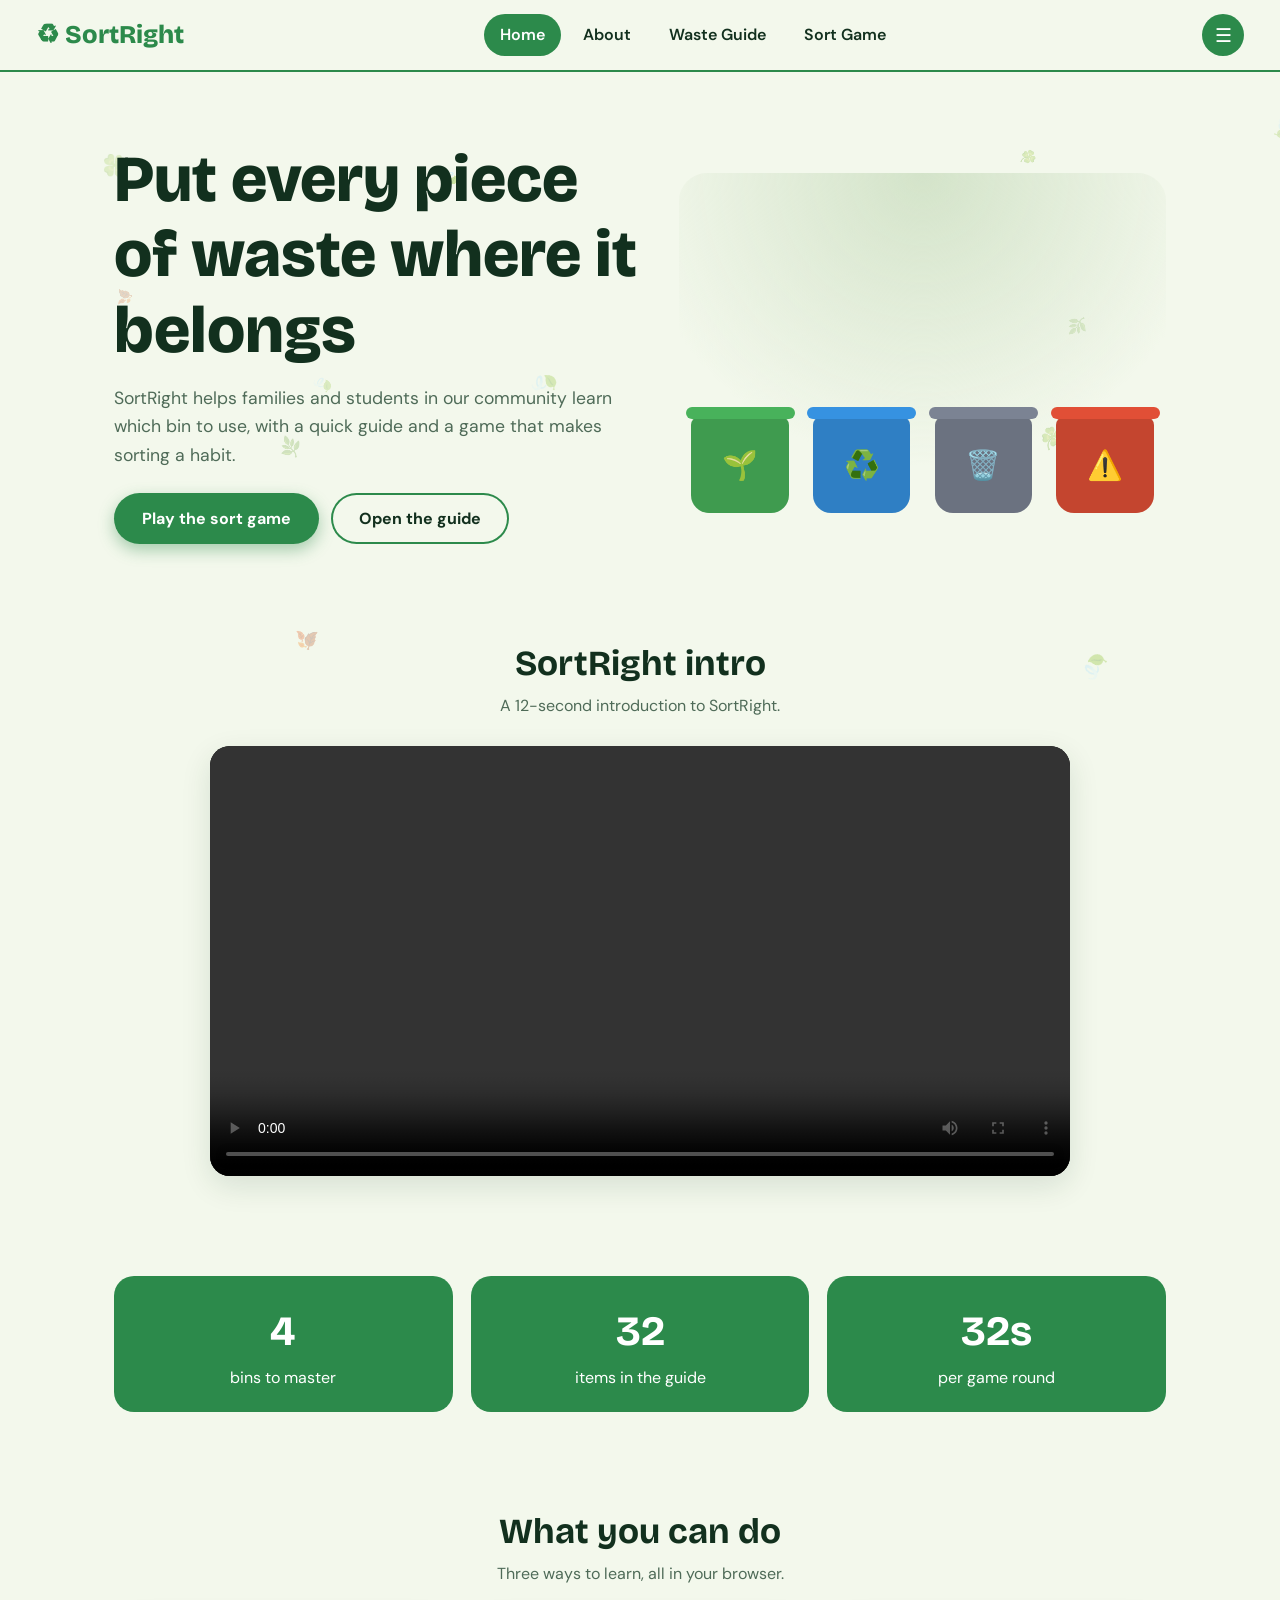
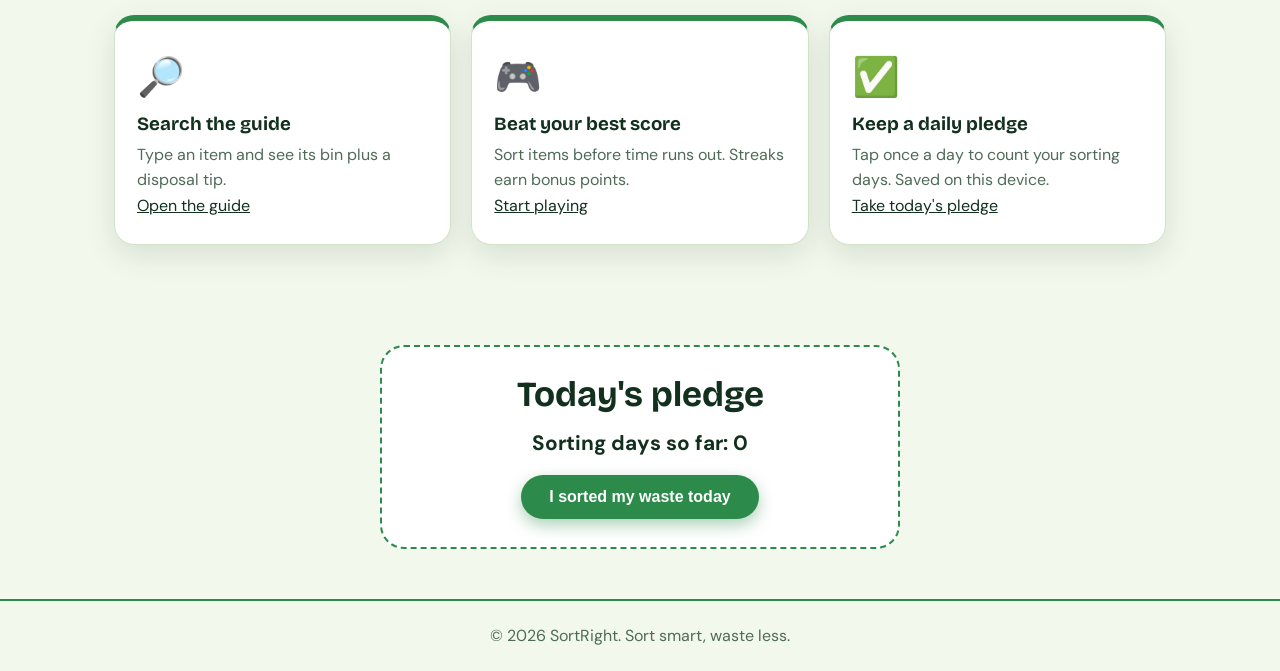
<file: index.html>
<!DOCTYPE html>
<html lang="en">
<head>
  <meta charset="UTF-8">
  <meta name="viewport" content="width=device-width, initial-scale=1.0">
  <title>Home | SortRight</title>
  <link rel="preconnect" href="https://fonts.googleapis.com">
  <link href="https://fonts.googleapis.com/css2?family=Bricolage+Grotesque:wght@600;800&family=DM+Sans:wght@400;600;700&display=swap" rel="stylesheet">
  <link rel="stylesheet" href="css/style.css">
</head>
<body>

  <!-- ===== HEADER + NAVBAR ===== -->
  <header id="main-header">
    <a class="logo" href="index.html"><span>♻</span> SortRight</a>
    <ul id="navbar">
      <li><a href="index.html" class="active">Home</a></li>
      <li><a href="about.html">About</a></li>
      <li><a href="guide.html">Waste Guide</a></li>
      <li><a href="play.html">Sort Game</a></li>
    </ul>
    <button id="menu-btn" aria-label="Open menu">☰</button>
  </header>

  <main>
    <!-- ===== HERO ===== -->
    <section id="hero">
      <div>
        <h1>Put every piece of waste where it belongs</h1>
        <p>SortRight helps families and students in our community learn which bin to use, with a quick guide and a game that makes sorting a habit.</p>
        <a class="btn" href="play.html">Play the sort game</a>
        <a class="btn alt" href="guide.html">Open the guide</a>
      </div>
      <div id="stage" aria-hidden="true">
        <span class="drop d1">🍌</span><span class="drop d2">🧴</span><span class="drop d3">🔋</span><span class="drop d4">🍟</span>
        <div class="bin b1">🌱</div><div class="bin b2">♻️</div><div class="bin b3">🗑️</div><div class="bin b4">⚠️</div>
      </div>
    </section>

    <!-- ===== PROMO VIDEO ===== -->
    <section class="section promo reveal">
      <h2>SortRight intro</h2>
      <p>A 12-second introduction to SortRight.</p>
      <video controls preload="metadata" playsinline>
        <source src="video/promo.mp4" type="video/mp4">
        Your browser can't play this video.
      </video>
    </section>

    <!-- ===== STATS ===== -->
    <section class="section reveal">
      <div class="stats">
        <div class="stat"><b data-count="4">0</b>bins to master</div>
        <div class="stat"><b data-items data-count="0">0</b>items in the guide</div>
        <div class="stat"><b data-count="60" data-suffix="s">0</b>per game round</div>
      </div>
    </section>

    <!-- ===== FEATURES ===== -->
    <section class="section reveal">
      <h2>What you can do</h2>
      <p>Three ways to learn, all in your browser.</p>
      <div class="card-container">
        <div class="card"><span class="em">🔎</span><h3>Search the guide</h3><p>Type an item and see its bin plus a disposal tip.</p><a href="guide.html">Open the guide</a></div>
        <div class="card"><span class="em">🎮</span><h3>Beat your best score</h3><p>Sort items before time runs out. Streaks earn bonus points.</p><a href="play.html">Start playing</a></div>
        <div class="card"><span class="em">✅</span><h3>Keep a daily pledge</h3><p>Tap once a day to count your sorting days. Saved on this device.</p><a href="#pledge">Take today's pledge</a></div>
      </div>
    </section>

    <!-- ===== DAILY PLEDGE ===== -->
    <section class="section reveal">
      <div id="pledge">
        <h2>Today's pledge</h2>
        <p id="pledge-count"></p>
        <button class="btn" id="pledge-btn">I sorted my waste today</button>
      </div>
    </section>
  </main>

  <!-- ===== FOOTER ===== -->
  <footer id="main-footer">
    <p>&copy; 2026 SortRight. Sort smart, waste less.</p>
  </footer>

  <script src="js/data.js"></script>
  <script src="js/main.js"></script>
  <script src="js/effects.js"></script>
</body>
</html>
</file>
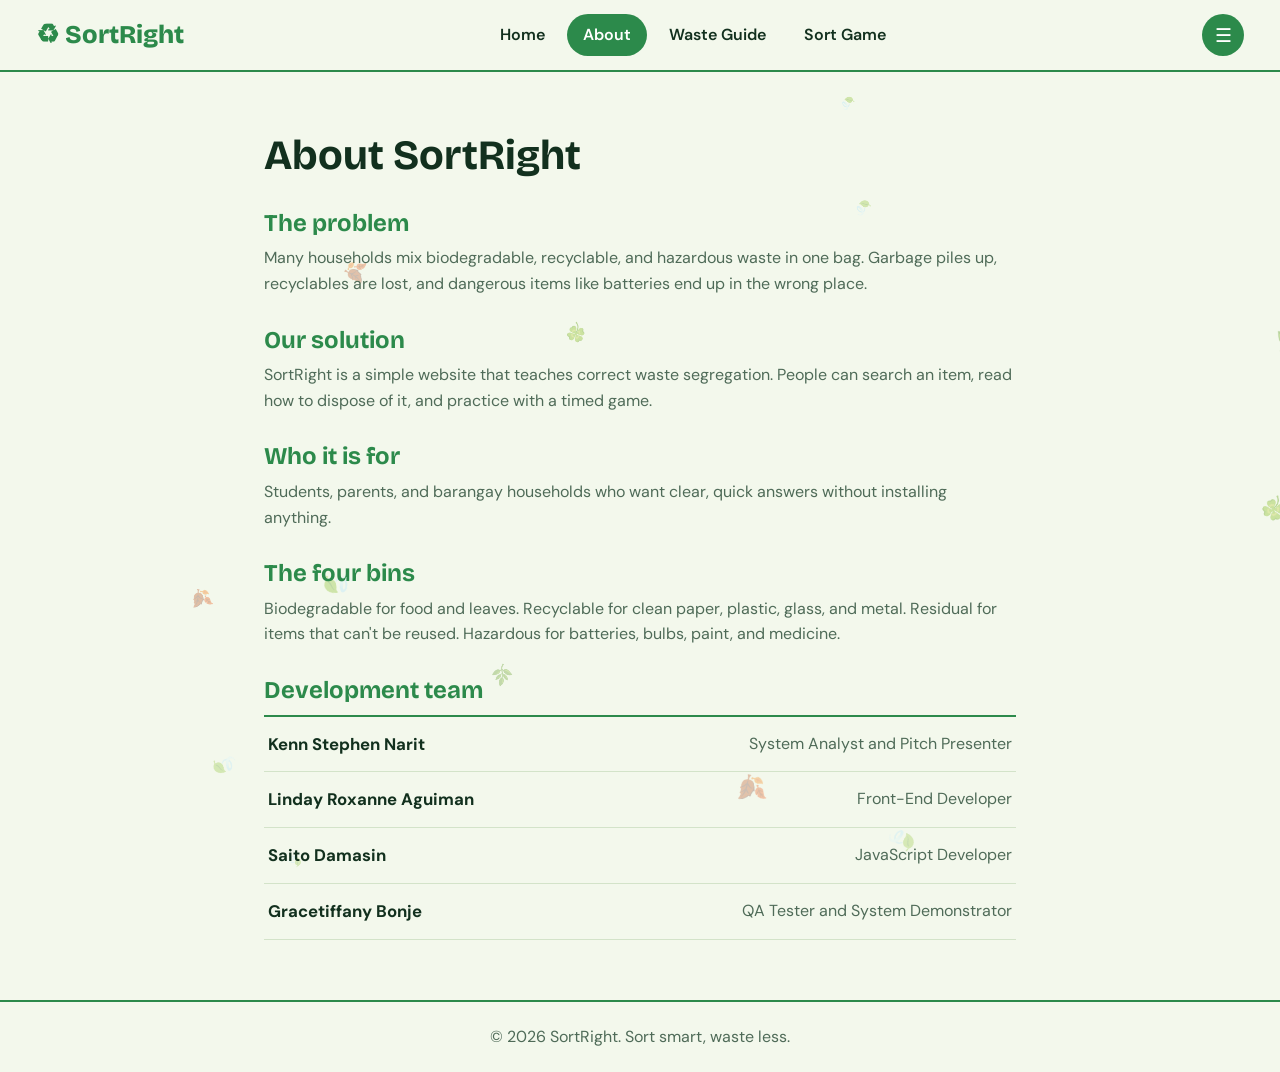
<file: about.html>
<!DOCTYPE html>
<html lang="en">
<head>
  <meta charset="UTF-8">
  <meta name="viewport" content="width=device-width, initial-scale=1.0">
  <title>About | SortRight</title>
  <link rel="preconnect" href="https://fonts.googleapis.com">
  <link href="https://fonts.googleapis.com/css2?family=Bricolage+Grotesque:wght@600;800&family=DM+Sans:wght@400;600;700&display=swap" rel="stylesheet">
  <link rel="stylesheet" href="css/style.css">
</head>
<body>

  <!-- ===== HEADER + NAVBAR ===== -->
  <header id="main-header">
    <a class="logo" href="index.html"><span>♻</span> SortRight</a>
    <ul id="navbar">
      <li><a href="index.html">Home</a></li>
      <li><a href="about.html" class="active">About</a></li>
      <li><a href="guide.html">Waste Guide</a></li>
      <li><a href="play.html">Sort Game</a></li>
    </ul>
    <button id="menu-btn" aria-label="Open menu">☰</button>
  </header>

  <main>
    <section id="about-content">
      <h1>About SortRight</h1>
      <h2>The problem</h2>
      <p>Many households mix biodegradable, recyclable, and hazardous waste in one bag. Garbage piles up, recyclables are lost, and dangerous items like batteries end up in the wrong place.</p>
      <h2>Our solution</h2>
      <p>SortRight is a simple website that teaches correct waste segregation. People can search an item, read how to dispose of it, and practice with a timed game.</p>
      <h2>Who it is for</h2>
      <p>Students, parents, and barangay households who want clear, quick answers without installing anything.</p>
      <h2>The four bins</h2>
      <p>Biodegradable for food and leaves. Recyclable for clean paper, plastic, glass, and metal. Residual for items that can't be reused. Hazardous for batteries, bulbs, paint, and medicine.</p>

      <h2>Development team</h2>
      <ul class="team-list">
        <li><span class="member">Kenn Stephen Narit</span><span class="role">System Analyst and Pitch Presenter</span></li>
        <li><span class="member">Linday Roxanne Aguiman</span><span class="role">Front-End Developer</span></li>
        <li><span class="member">Saito Damasin</span><span class="role">JavaScript Developer</span></li>
        <li><span class="member">Gracetiffany Bonje</span><span class="role">QA Tester and System Demonstrator</span></li>
      </ul>
    </section>
  </main>

  <!-- ===== FOOTER ===== -->
  <footer id="main-footer">
    <p>&copy; 2026 SortRight. Sort smart, waste less.</p>
  </footer>

  <script src="js/data.js"></script>
  <script src="js/main.js"></script>
  <script src="js/effects.js"></script>
</body>
</html>
</file>
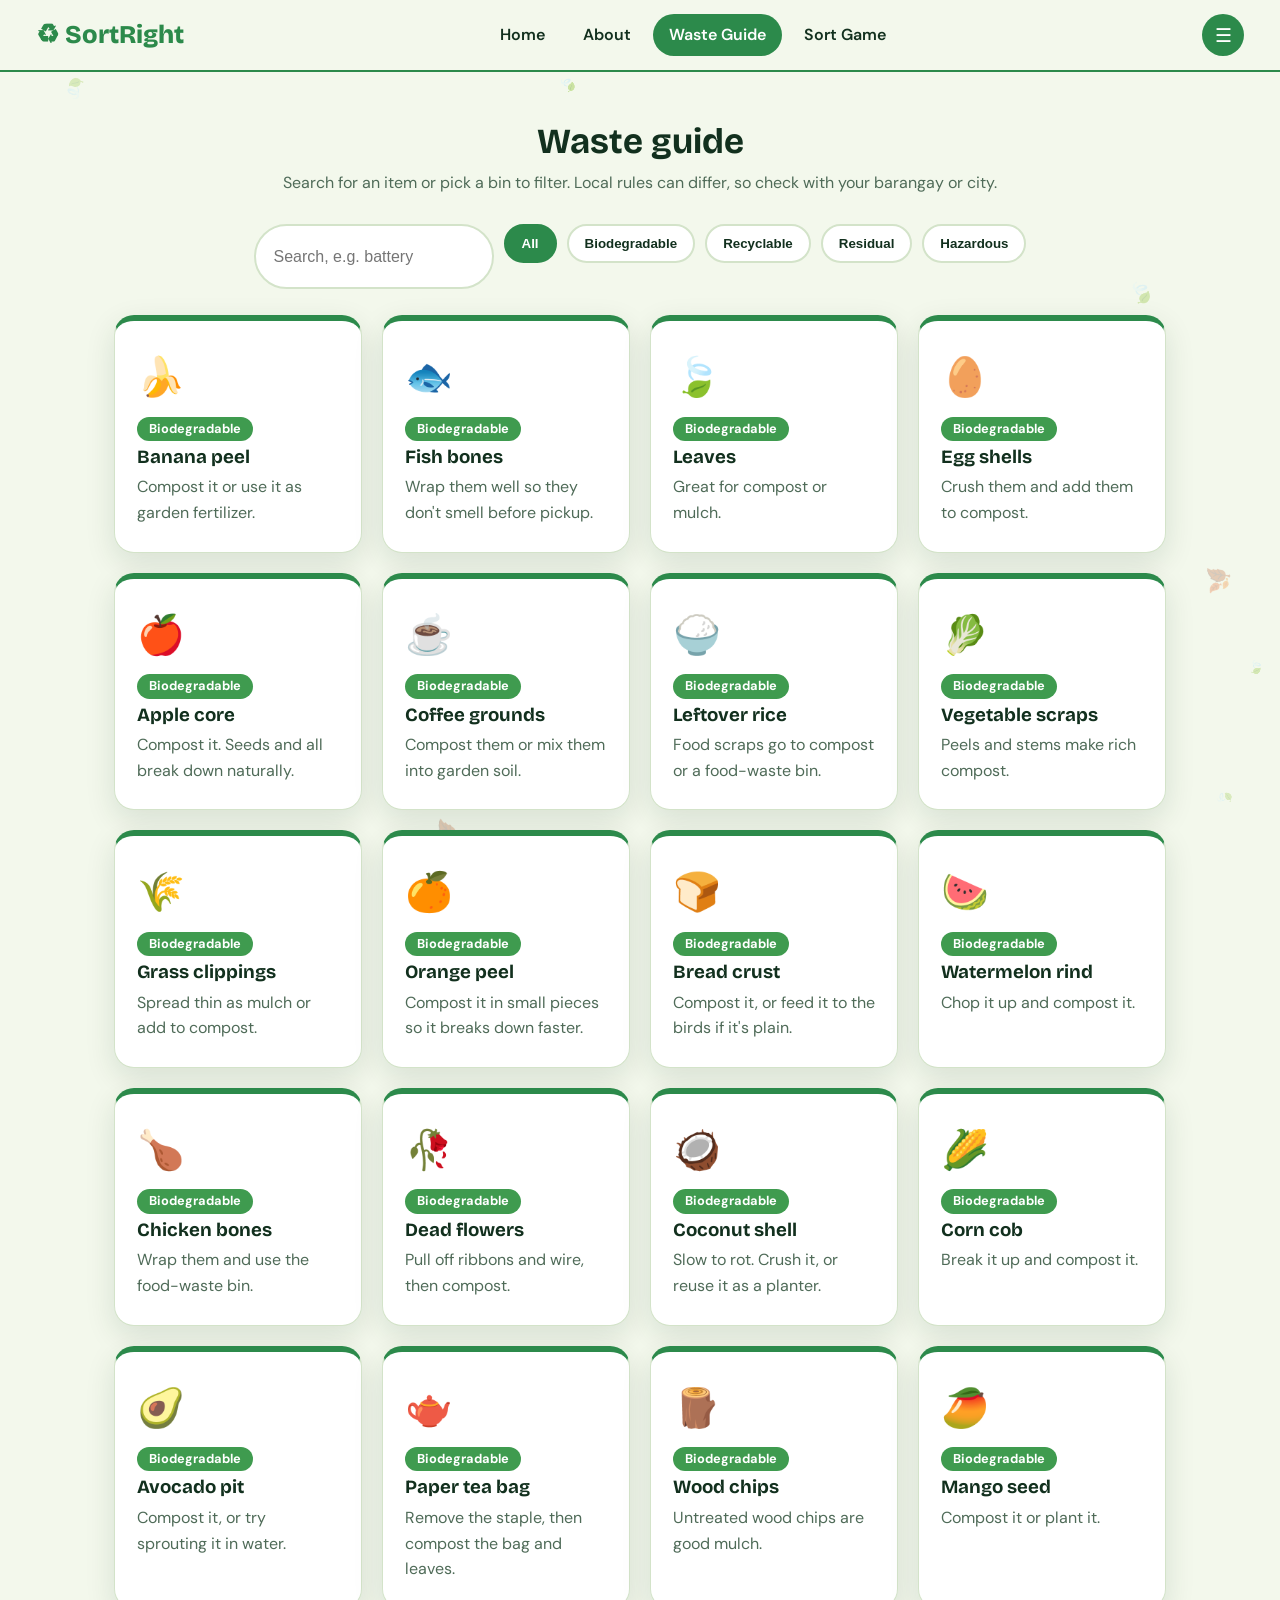
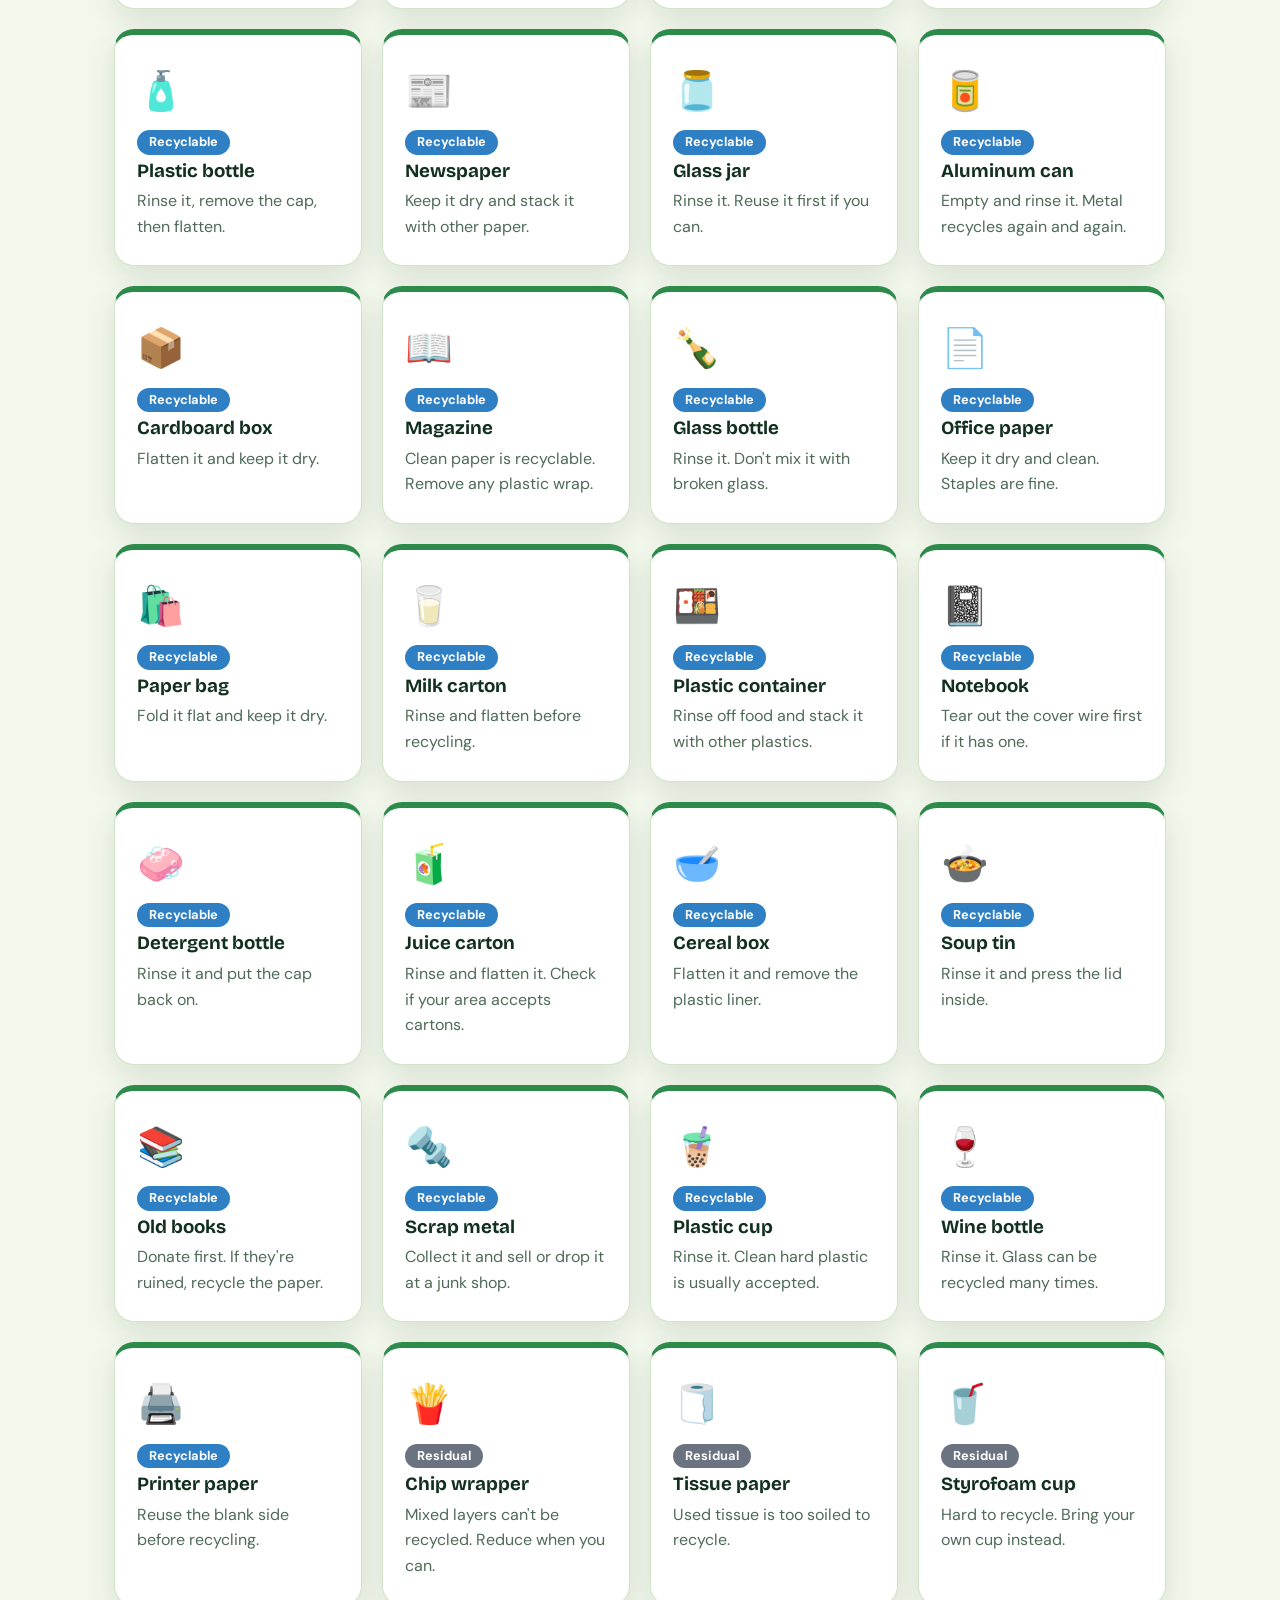
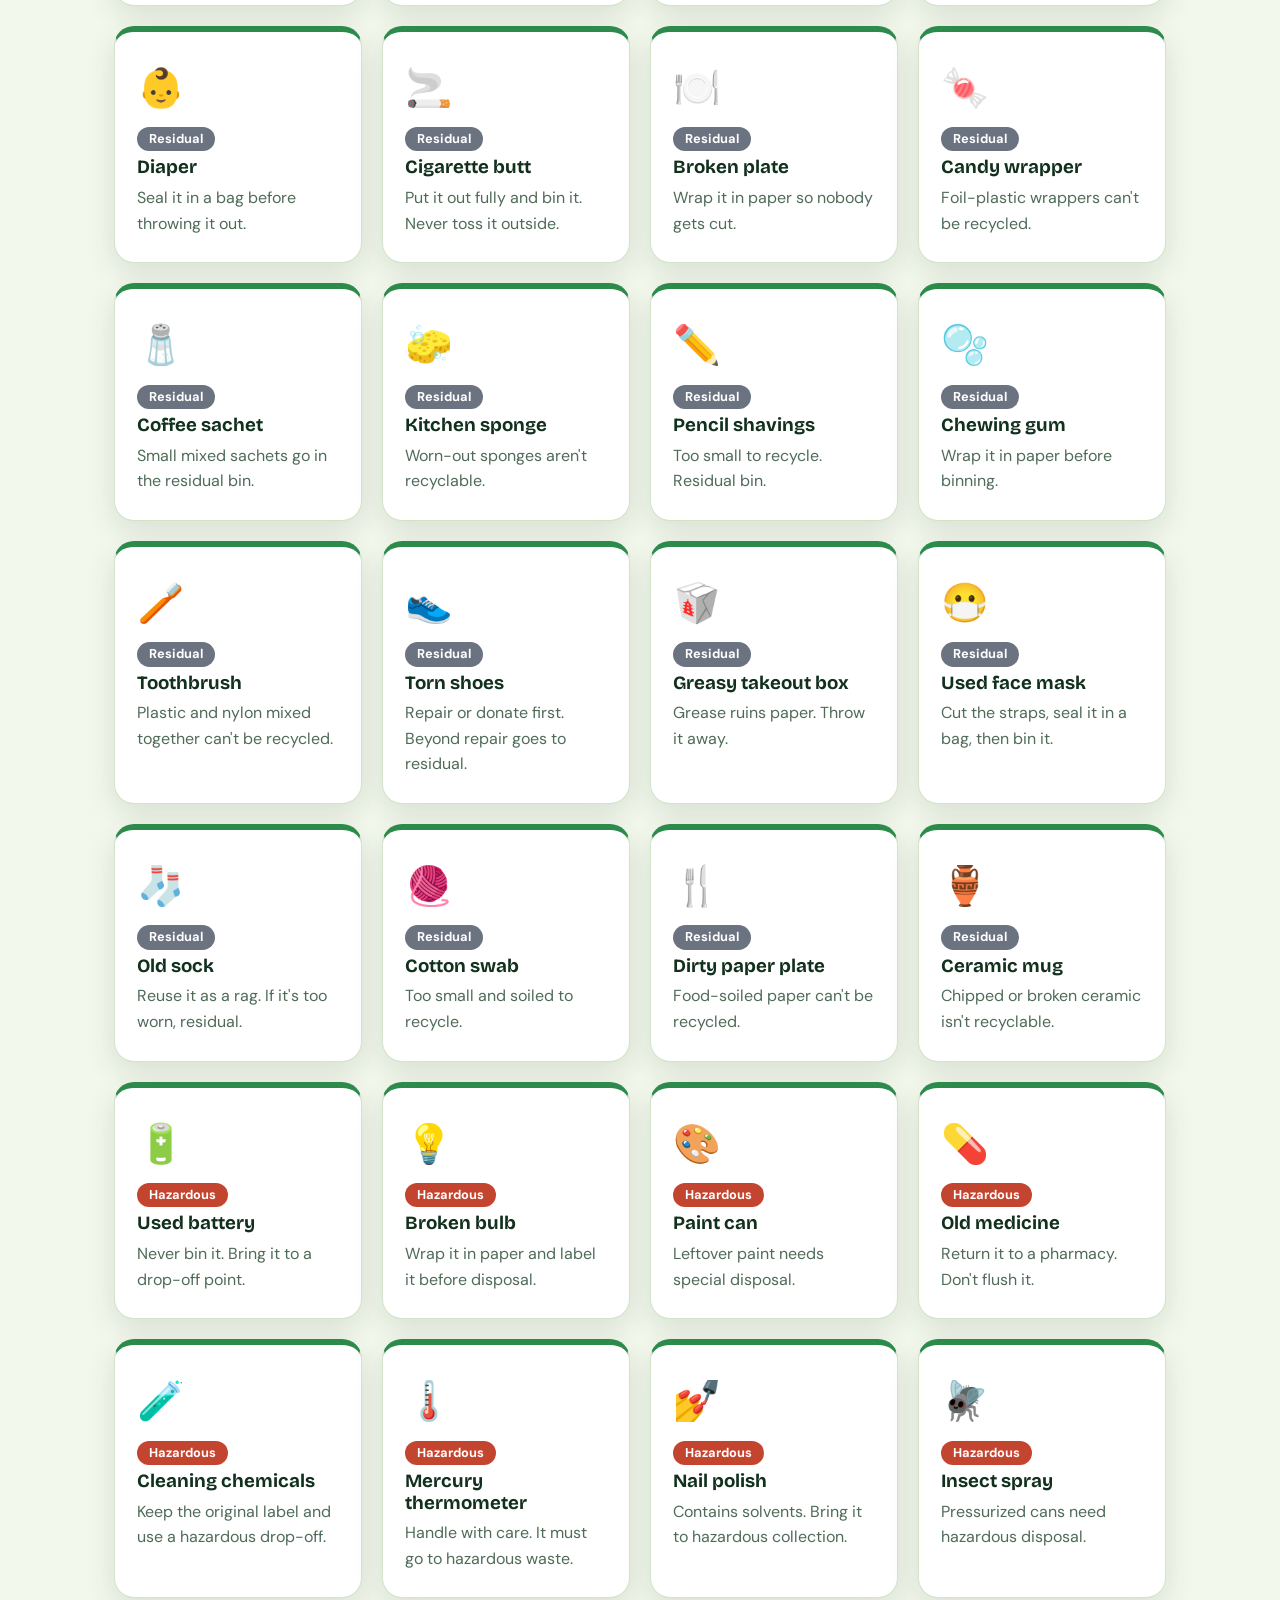
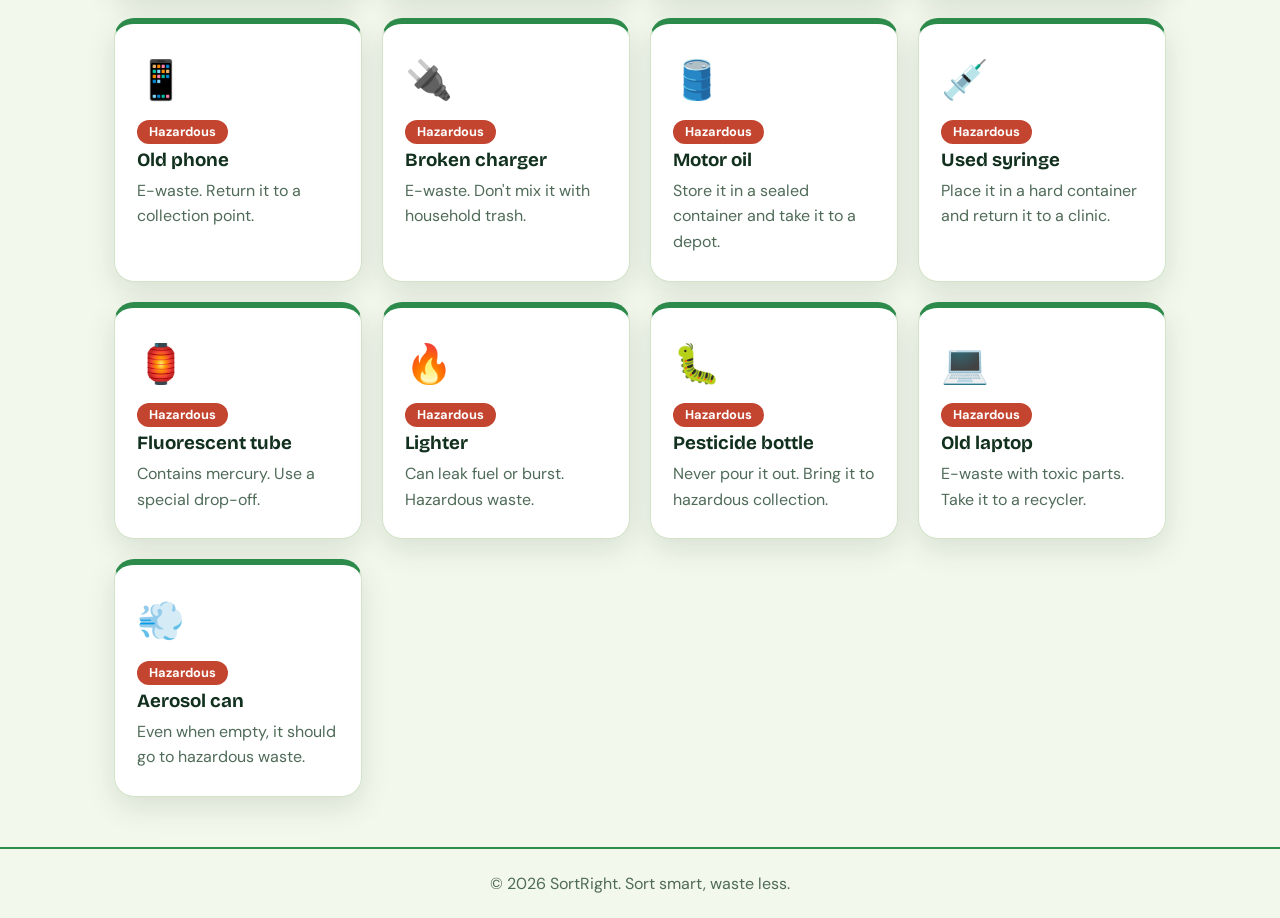
<file: guide.html>
<!DOCTYPE html>
<html lang="en">
<head>
  <meta charset="UTF-8">
  <meta name="viewport" content="width=device-width, initial-scale=1.0">
  <title>Waste Guide | SortRight</title>
  <link rel="preconnect" href="https://fonts.googleapis.com">
  <link href="https://fonts.googleapis.com/css2?family=Bricolage+Grotesque:wght@600;800&family=DM+Sans:wght@400;600;700&display=swap" rel="stylesheet">
  <link rel="stylesheet" href="css/style.css">
</head>
<body>

  <!-- ===== HEADER + NAVBAR ===== -->
  <header id="main-header">
    <a class="logo" href="index.html"><span>♻</span> SortRight</a>
    <ul id="navbar">
      <li><a href="index.html">Home</a></li>
      <li><a href="about.html">About</a></li>
      <li><a href="guide.html" class="active">Waste Guide</a></li>
      <li><a href="play.html">Sort Game</a></li>
    </ul>
    <button id="menu-btn" aria-label="Open menu">☰</button>
  </header>

  <main>
    <section class="section">
      <h2>Waste guide</h2>
      <p>Search for an item or pick a bin to filter. Local rules can differ, so check with your barangay or city.</p>
      <div class="tools">
        <input id="search" type="search" placeholder="Search, e.g. battery" aria-label="Search items">
        <div id="chips" class="tools"></div>
      </div>
      <div id="guide-list"></div>
      <p id="empty">No match yet. Try a shorter word like "can" or "paper".</p>
    </section>
  </main>

  <!-- ===== FOOTER ===== -->
  <footer id="main-footer">
    <p>&copy; 2026 SortRight. Sort smart, waste less.</p>
  </footer>

  <script src="js/data.js"></script>
  <script src="js/main.js"></script>
  <script src="js/effects.js"></script>
  <script src="js/guide.js"></script>
</body>
</html>
</file>
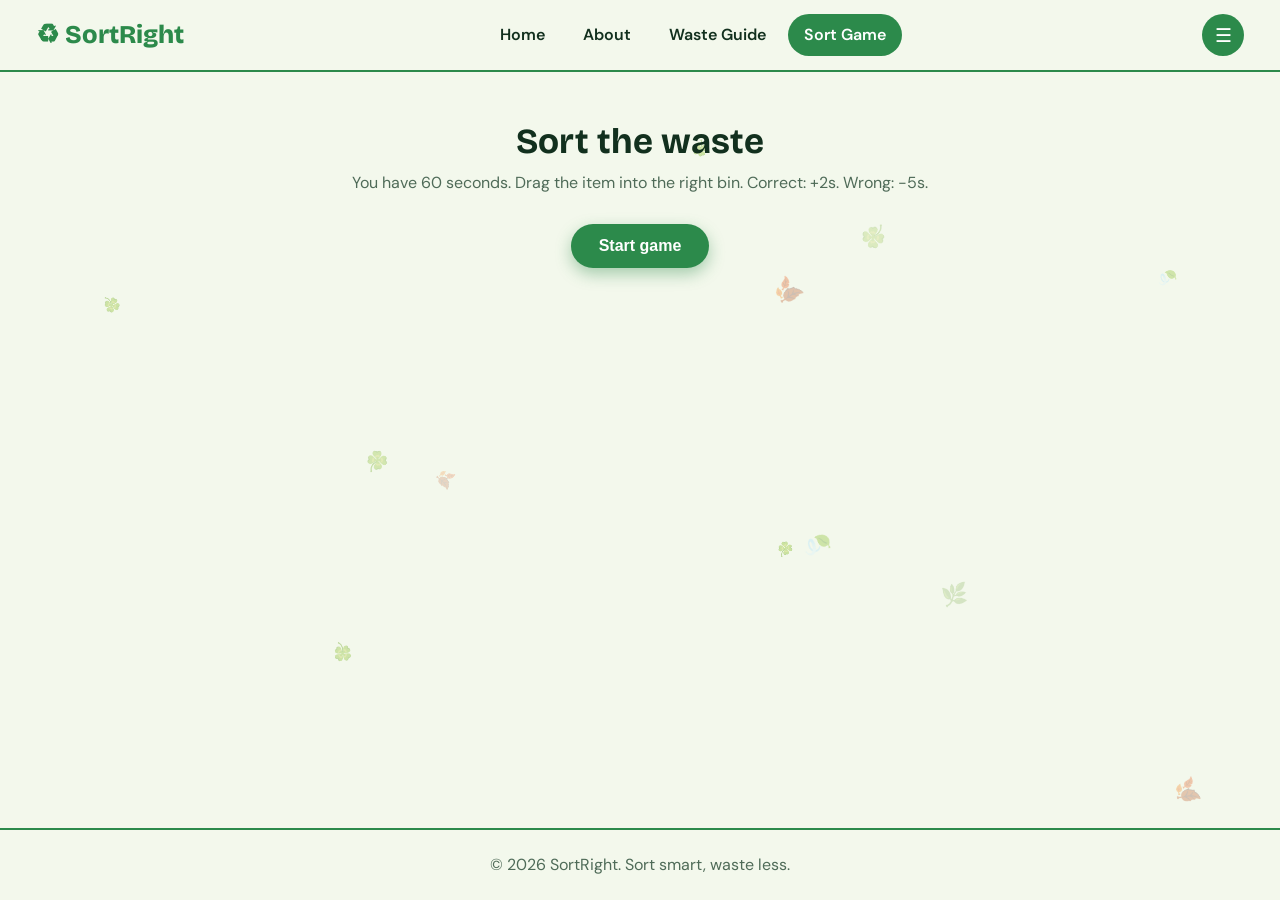
<file: play.html>
<!DOCTYPE html>
<html lang="en">
<head>
  <meta charset="UTF-8">
  <meta name="viewport" content="width=device-width, initial-scale=1.0">
  <title>Sort Game | SortRight</title>
  <link rel="preconnect" href="https://fonts.googleapis.com">
  <link href="https://fonts.googleapis.com/css2?family=Bricolage+Grotesque:wght@600;800&family=DM+Sans:wght@400;600;700&display=swap" rel="stylesheet">
  <link rel="stylesheet" href="css/style.css">
</head>
<body>

  <!-- ===== HEADER + NAVBAR ===== -->
  <header id="main-header">
    <a class="logo" href="index.html"><span>♻</span> SortRight</a>
    <ul id="navbar">
      <li><a href="index.html">Home</a></li>
      <li><a href="about.html">About</a></li>
      <li><a href="guide.html">Waste Guide</a></li>
      <li><a href="play.html" class="active">Sort Game</a></li>
    </ul>
    <button id="menu-btn" aria-label="Open menu">☰</button>
  </header>

  <main>
    <section class="section">
      <h2>Sort the waste</h2>
      <p>You have 60 seconds. Drag the item into the right bin. Correct: +2s. Wrong: -5s.</p>
      <button class="btn" id="start">Start game</button>
      <div id="play-area" style="display:none">
        <div id="hud">
          <div>⏱ <span id="time">60</span>s</div><div>⭐ <span id="score">0</span></div>
          <div>🔥 Streak <span id="streak">0</span></div><div>🏆 Best <span id="best">0</span></div>
        </div>
        <div id="drag" title="Drag me into a bin"><div id="item">❔</div></div>
        <div id="item-name"></div>
        <p id="hint">Drag the item into the correct bin. Tapping the bins does nothing.</p>
        <div id="bins"></div>
        <div id="feedback"></div>
      </div>
      <div id="result"></div>
    </section>
  </main>

  <!-- ===== FOOTER ===== -->
  <footer id="main-footer">
    <p>&copy; 2026 SortRight. Sort smart, waste less.</p>
  </footer>

  <script src="js/data.js"></script>
  <script src="js/main.js"></script>
  <script src="js/effects.js"></script>
  <script src="js/game.js"></script>
</body>
</html>
</file>
<file: css/style.css>
/* ===== 1. THEME COLORS (light + dark) ===== */
:root{--bg:#f3f8ec;--ink:#12301e;--mute:#4f6b58;--card:#fff;--line:#d3e3c9;--leaf:#2c8a4b;--lime:#a6d94c;
--bio:#3f9b4f;--rec:#2f7fc4;--res:#6b7280;--haz:#c4452f;--shadow:0 10px 30px rgba(20,60,30,.12)}
[data-theme=dark]{--bg:#0b1a11;--ink:#e3f2e5;--mute:#93b49b;--card:#13291c;--line:#244232;--shadow:0 10px 30px rgba(0,0,0,.4)}
*{margin:0;padding:0;box-sizing:border-box}
html{scroll-behavior:smooth}
body{font-family:"DM Sans","Segoe UI",Arial,sans-serif;background:var(--bg);color:var(--ink);line-height:1.6;min-height:100vh;display:flex;flex-direction:column;transition:background .4s,color .4s;overflow-x:hidden}
h1,h2,h3,.logo{font-family:"Bricolage Grotesque","Segoe UI",sans-serif;line-height:1.15}
main{flex:1}
a{color:inherit}
:focus-visible{outline:3px solid var(--lime);outline-offset:2px}

/* ===== 2. HEADER + NAVBAR ===== */
#main-header{position:sticky;top:0;z-index:50;display:flex;align-items:center;justify-content:space-between;padding:14px 36px;background:var(--bg);border-bottom:2px solid var(--leaf)}
.logo{font-size:1.6rem;font-weight:800;text-decoration:none;color:var(--leaf)}
.logo span{display:inline-block;animation:spin 8s linear infinite}
#navbar{display:flex;gap:6px;list-style:none}
#navbar a{display:block;padding:8px 16px;text-decoration:none;border-radius:999px;font-weight:600;transition:.25s}
#navbar a:hover{background:var(--line);transform:translateY(-2px)}
#navbar a.active{background:var(--leaf);color:#fff}
#menu-btn{background:var(--leaf);color:#fff;border:0;width:42px;height:42px;border-radius:50%;font-size:1.2rem;cursor:pointer;transition:.3s}
#menu-btn:hover{transform:rotate(90deg) scale(1.1)}

/* ===== 3. SLIDE-OUT DRAWER ===== */
#drawer{position:fixed;top:0;right:0;height:100%;width:300px;max-width:85%;z-index:100;background:var(--card);padding:28px 24px;box-shadow:var(--shadow);transform:translateX(105%);visibility:hidden;transition:transform .45s cubic-bezier(.2,.9,.3,1),visibility 0s .45s;display:flex;flex-direction:column;gap:14px}
#drawer.open{transform:none;visibility:visible;transition-delay:0s}
#drawer h3{color:var(--leaf);font-size:1.3rem}
#drawer a.dl{padding:10px 14px;border-radius:10px;text-decoration:none;background:var(--bg);font-weight:600}
#drawer a.dl:hover{background:var(--line)}
.switch{display:flex;justify-content:space-between;align-items:center;padding:8px 0;border-top:1px solid var(--line)}
.switch button{width:50px;height:28px;border-radius:99px;border:0;background:var(--line);position:relative;cursor:pointer;transition:.3s}
.switch button::after{content:"";position:absolute;top:3px;left:3px;width:22px;height:22px;border-radius:50%;background:#fff;transition:.3s}
.switch button.on{background:var(--leaf)}
.switch button.on::after{left:25px}
#scrim{position:fixed;inset:0;background:rgba(0,0,0,.45);opacity:0;pointer-events:none;transition:.3s;z-index:90}
#scrim.show{opacity:1;pointer-events:auto}

/* ===== 4. HERO (falling waste into bins) ===== */
#hero{display:grid;grid-template-columns:1.1fr 1fr;gap:30px;align-items:center;max-width:1100px;margin:0 auto;padding:70px 24px 50px}
#hero h1{font-size:clamp(2.4rem,6vw,4.1rem);font-weight:800;margin-bottom:16px}
#hero p{color:var(--mute);max-width:46ch;margin-bottom:24px;font-size:1.1rem}
.btn{display:inline-block;padding:13px 28px;background:var(--leaf);color:#fff;font-weight:700;text-decoration:none;border:0;border-radius:999px;cursor:pointer;font-size:1rem;transition:.25s;box-shadow:0 6px 16px rgba(44,138,75,.4)}
.btn:hover{transform:translateY(-3px) scale(1.04)}
.btn.alt{background:transparent;color:var(--ink);box-shadow:inset 0 0 0 2px var(--leaf);margin-left:8px}
#stage{position:relative;height:340px;display:flex;justify-content:space-around;align-items:flex-end;overflow:hidden;border-radius:28px;background:radial-gradient(circle at 50% 0,var(--line),transparent 70%)}
.bin{width:20%;height:96px;border-radius:8px 8px 18px 18px;position:relative;display:grid;place-items:center;font-size:1.8rem;animation:bob 3s ease-in-out infinite}
.bin::before{content:"";position:absolute;top:-10px;left:-6%;width:112%;height:12px;border-radius:6px;background:inherit;filter:brightness(1.15)}
.bin.b1{background:var(--bio)}.bin.b2{background:var(--rec);animation-delay:.4s}.bin.b3{background:var(--res);animation-delay:.8s}.bin.b4{background:var(--haz);animation-delay:1.2s}
.drop{position:absolute;top:-50px;font-size:2rem;animation:fall 6s infinite}
.d1{left:10%;animation-delay:0s}.d2{left:34%;animation-delay:1.5s}.d3{left:58%;animation-delay:3s}.d4{left:80%;animation-delay:4.5s}

/* ===== 5. SECTIONS, CARDS, STEPS ===== */
.section{max-width:1100px;margin:0 auto;padding:50px 24px;text-align:center}
.section h2{font-size:2.2rem;margin-bottom:8px}
.section>p{color:var(--mute);margin-bottom:28px}
.card-container,#guide-list{display:grid;grid-template-columns:repeat(auto-fit,minmax(230px,1fr));gap:20px}
.card{padding:26px 22px;background:var(--card);border:1px solid var(--line);border-radius:20px;box-shadow:var(--shadow);text-align:left;transition:.3s;border-top:6px solid var(--leaf)}
.card:hover{transform:translateY(-8px) rotate(-.6deg)}
.card h3{margin-bottom:6px}.card p{color:var(--mute)}
.card .em{font-size:2.4rem;display:block;margin-bottom:6px}
.stats{display:flex;flex-wrap:wrap;justify-content:center;gap:18px}
.stat{flex:1 1 180px;padding:22px;border-radius:20px;background:var(--leaf);color:#fff}
.stat b{display:block;font-family:"Bricolage Grotesque",sans-serif;font-size:2.6rem}
.reveal{opacity:0;transform:translateY(24px);transition:.7s}.reveal.in{opacity:1;transform:none}
#pledge{background:var(--card);border:2px dashed var(--leaf);border-radius:24px;padding:28px;max-width:520px;margin:0 auto}
#pledge-count{font-size:1.3rem;margin:10px 0 16px;font-weight:700}

/* ===== 5b. PROMO VIDEO (home page) ===== */
.promo video{display:block;width:100%;max-width:860px;margin:0 auto;border-radius:20px;background:#000;box-shadow:var(--shadow)}

/* ===== 6. ABOUT PAGE ===== */
#about-content{max-width:800px;margin:0 auto;padding:60px 24px}
#about-content h1{font-size:2.6rem;margin-bottom:24px}
#about-content h2{margin:30px 0 8px;color:var(--leaf)}
#about-content p{color:var(--mute);margin-bottom:12px}

/* ===== 6b. DEV TEAM (about page list) ===== */
.team-list{list-style:none;margin-top:10px;border-top:2px solid var(--leaf)}
.team-list li{display:flex;justify-content:space-between;gap:16px;flex-wrap:wrap;padding:14px 4px;border-bottom:1px solid var(--line)}
.team-list .member{font-weight:700;font-size:1.05rem}
.team-list .role{color:var(--mute)}

/* ===== 7. GUIDE PAGE (search + filter) ===== */
.tools{display:flex;flex-wrap:wrap;gap:10px;justify-content:center;margin-bottom:26px}
#search{padding:12px 18px;border-radius:999px;border:2px solid var(--line);background:var(--card);color:var(--ink);font-size:1rem;min-width:240px}
.chip{padding:10px 16px;border-radius:999px;border:2px solid var(--line);background:var(--card);color:var(--ink);cursor:pointer;font-weight:600;transition:.2s}
.chip.on{background:var(--leaf);color:#fff;border-color:var(--leaf)}
.tag{display:inline-block;padding:2px 12px;border-radius:99px;color:#fff;font-size:.8rem;font-weight:700;margin-bottom:6px}
.t-bio{background:var(--bio)}.t-rec{background:var(--rec)}.t-res{background:var(--res)}.t-haz{background:var(--haz)}
#empty{display:none;color:var(--mute);padding:30px}

/* ===== 8. GAME PAGE ===== */
#hud{display:flex;flex-wrap:wrap;gap:12px;justify-content:center;margin-bottom:18px}
#hud div{background:var(--card);border:1px solid var(--line);padding:8px 18px;border-radius:99px;font-weight:700}
#drag{display:inline-block;touch-action:none;user-select:none;-webkit-user-select:none;cursor:grab;position:relative;z-index:150;padding:6px 22px;border-radius:24px;will-change:transform}
#drag.dragging{cursor:grabbing;z-index:400}
#drag.dragging #item{text-shadow:0 14px 12px rgba(0,0,0,.3)}
#item{font-size:5rem;line-height:1.2;min-height:100px;animation:bob 2s ease-in-out infinite}
#drag:not(.dragging):hover #item{animation:wiggle .7s ease-in-out infinite}
#drag.dragging #item{animation:none}
#item.shake{animation:shake .4s}#item.pop{animation:pop .4s}
#hint{color:var(--mute);margin-bottom:18px;font-size:.95rem}
#item-name{font-weight:700;font-size:1.3rem;margin-bottom:6px}
#feedback{min-height:48px;margin:6px 0 18px;font-weight:700}
.good{color:var(--bio)}.bad{color:var(--haz)}
.tpop{position:fixed;z-index:500;pointer-events:none;font-family:"Bricolage Grotesque",sans-serif;font-weight:800;font-size:1.9rem;transform:translate(-50%,-10px);text-shadow:0 2px 6px rgba(0,0,0,.35);animation:tpop 1s ease-out forwards}
#hud div.t-ok{animation:flashok .6s}#hud div.t-bad{animation:flashbad .6s}
#play-area.done{opacity:.35;pointer-events:none}
#bins{position:relative;z-index:1;display:grid;grid-template-columns:repeat(auto-fit,minmax(110px,1fr));gap:34px 30px;max-width:640px;margin:34px auto 0}
.slot{position:relative}
.gbin{position:relative;padding:26px 6px 14px;border-radius:8px 8px 18px 18px;color:#fff;font-weight:700;font-size:.9rem;cursor:default;user-select:none;transition:transform .25s,box-shadow .25s}
.gbin i{display:block;font-style:normal;font-size:1.8rem}
.gbin .lid{position:absolute;left:-5%;top:-8px;width:110%;height:12px;border-radius:6px;background:inherit;filter:brightness(1.18);transform-origin:left center;transition:transform .3s cubic-bezier(.3,1.6,.5,1)}
.slot:hover .gbin{transform:translateY(-3px)}
.slot:hover .lid{transform:rotate(-8deg)}
.slot.over .gbin{transform:translateY(-6px) scale(1.04);box-shadow:0 0 0 4px var(--lime),0 12px 20px rgba(0,0,0,.28)}
.slot.over .lid{transform:translateY(-6px) rotate(-20deg)}
.gbin.hit-ok{animation:binpop .5s}.gbin.hit-no{animation:shake .45s;box-shadow:0 0 0 4px var(--haz)}
.g-bio{background:var(--bio)}.g-rec{background:var(--rec)}.g-res{background:var(--res)}.g-haz{background:var(--haz)}
#result{display:none;margin-top:18px}

/* ===== 9. FOOTER + EFFECTS ===== */
#main-footer{padding:22px;text-align:center;color:var(--mute);border-top:2px solid var(--leaf)}

/* ===== 10. ANIMATIONS ===== */
@keyframes spin{to{transform:rotate(360deg)}}
@keyframes bob{50%{transform:translateY(-6px)}}
@keyframes fall{0%{transform:translateY(0) rotate(0)}70%{transform:translateY(240px) rotate(240deg);opacity:1}85%,100%{transform:translateY(270px) scale(.2);opacity:0}}
@keyframes shake{25%{transform:translateX(-10px)}75%{transform:translateX(10px)}}
@keyframes wiggle{25%{transform:rotate(-8deg) scale(1.1)}75%{transform:rotate(8deg) scale(1.1)}}
@keyframes tpop{to{transform:translate(-50%,-70px);opacity:0}}
@keyframes flashok{50%{background:var(--bio);color:#fff}}
@keyframes flashbad{50%{background:var(--haz);color:#fff}}
@keyframes binpop{50%{transform:scale(1.1)}}
@keyframes pop{50%{transform:scale(1.25)}}

/* ===== 11. MOBILE ===== */
@media(max-width:760px){#hero{grid-template-columns:1fr;padding-top:40px}#navbar{display:none}#main-header{padding:12px 18px}}
</file>
